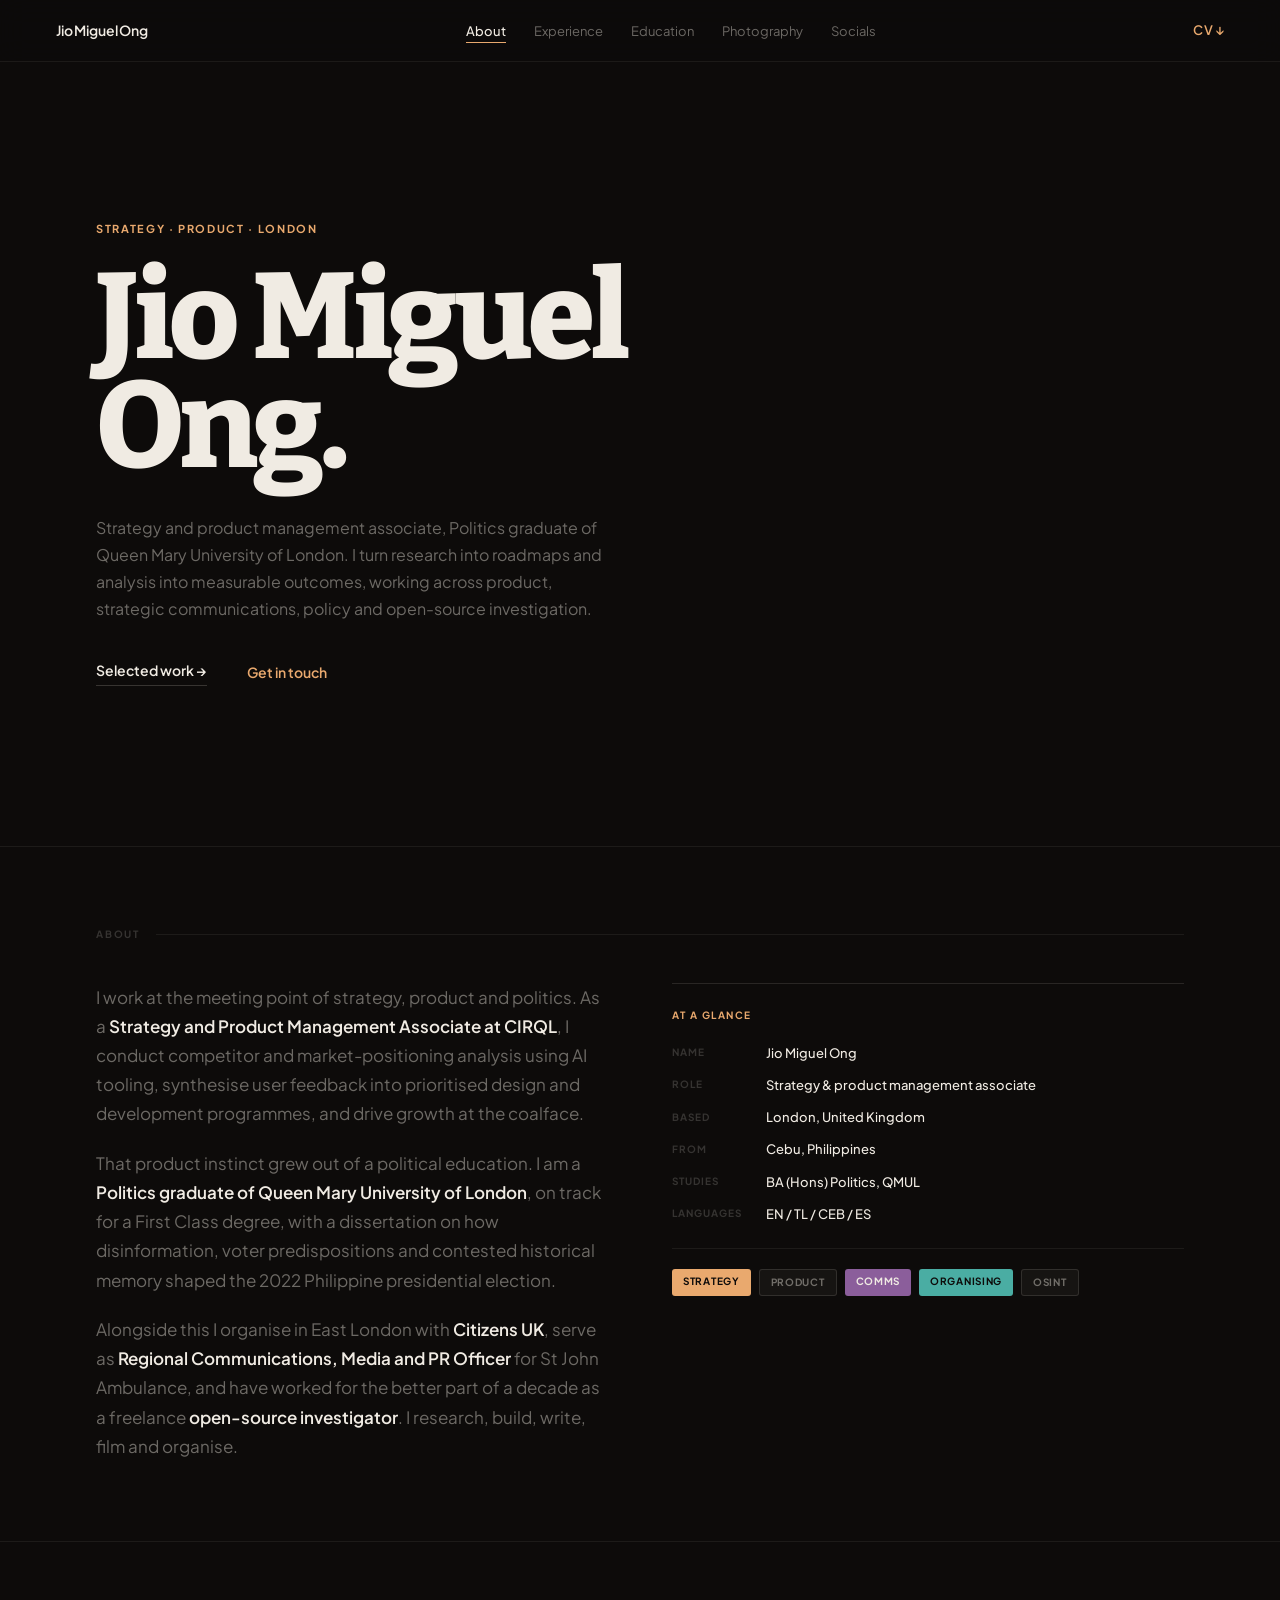
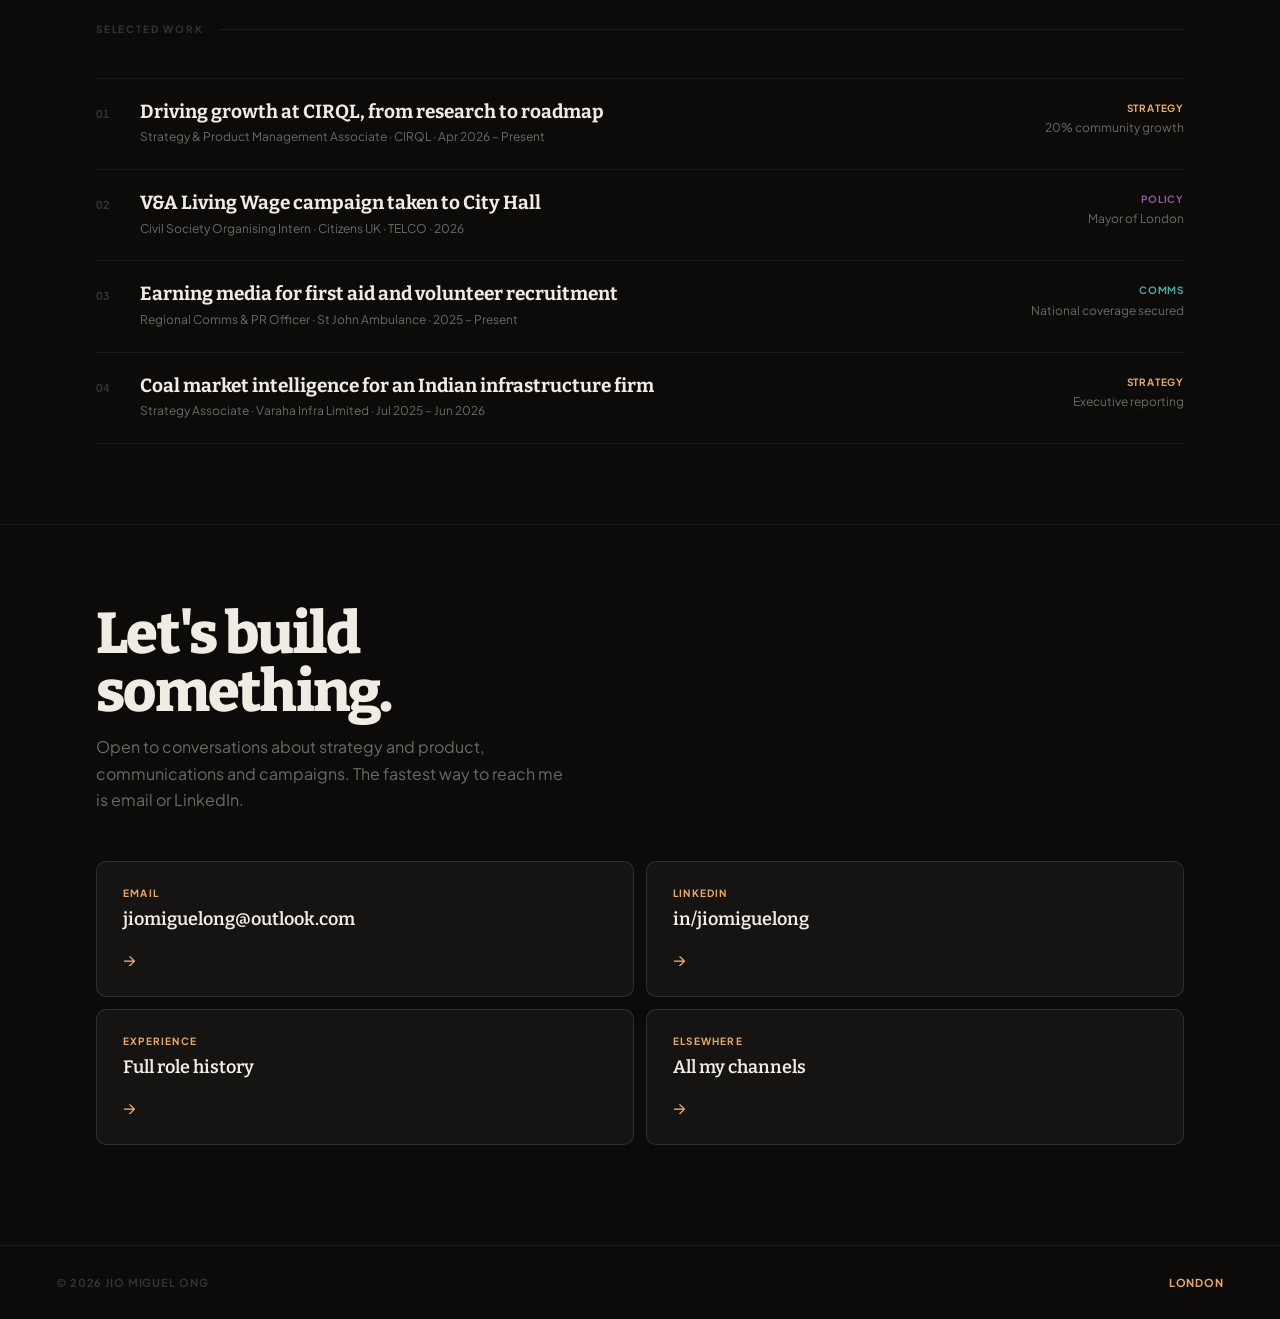
<file: index.html>
<!DOCTYPE html>
<html lang="en">
<head>
<meta charset="UTF-8">
<meta name="viewport" content="width=device-width, initial-scale=1.0">
<title>Jio Miguel Ong</title>
<meta name="description" content="Personal site of Jio Miguel Ong: strategy and product management associate, Politics graduate of Queen Mary University of London, strategic communications professional, community organiser and open-source investigator based in London.">
<meta name="theme-color" content="#0D0B0A">
<meta property="og:type" content="website">
<meta property="og:site_name" content="Jio Miguel Ong">
<meta property="og:url" content="https://jiomiguelong.uk/">
<meta property="og:title" content="Jio Miguel Ong — Strategy, Product &amp; Communications">
<meta property="og:description" content="Strategy and product management associate and Politics graduate of QMUL. Research into roadmaps, campaigns that hold power to account.">
<meta property="og:image" content="https://jiomiguelong.uk/og-image.png">
<meta name="twitter:card" content="summary_large_image">
<meta name="twitter:title" content="Jio Miguel Ong — Strategy, Product &amp; Communications">
<meta name="twitter:image" content="https://jiomiguelong.uk/og-image.png">
<link rel="icon" href="/assets/favicon.svg" type="image/svg+xml">
<link rel="apple-touch-icon" href="/assets/apple-touch-icon.png">
<link rel="canonical" href="https://jiomiguelong.uk/">
<link rel="preconnect" href="https://fonts.googleapis.com">
<link rel="preconnect" href="https://fonts.gstatic.com" crossorigin>
<link href="https://fonts.googleapis.com/css2?family=Bitter:ital,wght@0,700;0,800;1,400&family=Plus+Jakarta+Sans:wght@400;500;600;700&display=swap" rel="stylesheet">
<link rel="stylesheet" href="shared.css">
<style>
  /* ── HERO ── */
  .hero {
    min-height: 94vh;
    display: flex; flex-direction: column; justify-content: center;
    padding: 140px 56px 80px;
    max-width: 1200px; margin: 0 auto; width: 100%;
  }
  .hero h1 {
    font-family: 'Bitter', Georgia, serif;
    font-size: clamp(72px, 9.5vw, 132px);
    font-weight: 800; line-height: .9;
    letter-spacing: -.035em; color: var(--ink);
    margin-bottom: 32px;
  }
  .hero-bio {
    font-size: clamp(16px, 1.25vw, 18px);
    line-height: 1.7; color: var(--muted);
    max-width: 520px; margin-bottom: 38px;
  }
  .hero-cta { display: flex; gap: 40px; align-items: center; flex-wrap: wrap; }
  .cta-line {
    font-size: 14px; font-weight: 600; color: var(--ink);
    border-bottom: 1px solid var(--dim); padding-bottom: 3px;
    transition: border-color .2s;
  }
  .cta-line:hover { border-color: var(--ink); }
  .cta-amber { font-size: 14px; font-weight: 600; color: var(--amber); }
  .cta-amber:hover { opacity: .75; }

  /* ── ABOUT ── */
  .about-section { padding: 80px 56px; max-width: 1200px; margin: 0 auto; width: 100%; }
  .about-grid { display: grid; grid-template-columns: 1fr 1fr; gap: 64px; align-items: start; }
  .about-prose p { font-size: 17px; line-height: 1.72; color: var(--muted); margin-bottom: 20px; }
  .about-prose p:last-child { margin-bottom: 0; }
  .about-prose strong { color: var(--ink); font-weight: 600; }
  .about-aside {
    position: sticky; top: 80px;
    padding-top: 24px; border-top: 1px solid var(--border-mid);
  }
  .aside-title {
    font-size: 10px; font-weight: 700;
    text-transform: uppercase; letter-spacing: .14em;
    color: var(--amber); margin-bottom: 20px;
  }
  .aside-dl {
    display: grid; grid-template-columns: auto 1fr;
    gap: 12px 24px; font-size: 13px; margin-bottom: 24px;
  }
  .aside-dl dt {
    font-size: 10px; font-weight: 700;
    text-transform: uppercase; letter-spacing: .1em;
    color: var(--dim); align-self: center;
  }
  .aside-dl dd { font-weight: 500; color: var(--ink); }
  .skill-pills {
    display: flex; flex-wrap: wrap; gap: 8px;
    padding-top: 20px; border-top: 1px solid var(--border);
  }

  /* ── WORK ── */
  .work-section { padding: 80px 56px; max-width: 1200px; margin: 0 auto; width: 100%; }
  .work-item {
    border-top: 1px solid var(--border);
    padding: 22px 0;
    display: flex; gap: 22px; align-items: flex-start;
  }
  .work-item:last-child { border-bottom: 1px solid var(--border); }
  .work-num {
    font-size: 11px; font-weight: 700; color: var(--dim);
    font-variant-numeric: tabular-nums; min-width: 22px; padding-top: 4px;
  }
  .work-main { flex: 1; }
  .work-title {
    font-family: 'Bitter', Georgia, serif;
    font-size: 19px; font-weight: 700; line-height: 1.2;
    color: var(--ink); margin-bottom: 5px;
  }
  .work-org { font-size: 12px; color: var(--muted); }
  .work-right { text-align: right; flex-shrink: 0; min-width: 150px; }
  .work-tag {
    display: block; font-size: 10px; font-weight: 700;
    text-transform: uppercase; letter-spacing: .08em; margin-bottom: 3px;
  }
  .tag-amber { color: var(--amber); }
  .tag-plum  { color: var(--plum); }
  .tag-teal  { color: var(--teal); }
  .work-outcome { font-size: 12px; color: var(--muted); }

  /* ── CONTACT ── */
  .contact-section { padding: 80px 56px 100px; max-width: 1200px; margin: 0 auto; width: 100%; }
  .contact-heading {
    font-family: 'Bitter', Georgia, serif;
    font-size: clamp(38px, 4.5vw, 68px);
    font-weight: 800; line-height: 1.0;
    letter-spacing: -.03em; margin-bottom: 14px;
  }
  .contact-sub { font-size: 16px; color: var(--muted); max-width: 480px; margin-bottom: 48px; line-height: 1.65; }
  .contact-grid { display: grid; grid-template-columns: 1fr 1fr; gap: 12px; }
  .contact-card {
    display: flex; flex-direction: column; justify-content: space-between;
    background: var(--surface); border: 1px solid var(--border-mid);
    border-radius: 10px; padding: 24px 26px; min-height: 126px;
    transition: background .22s, border-color .22s, transform .22s;
  }
  .contact-card:hover {
    background: var(--surface-hov);
    border-color: rgba(237,177,131,.32);
    transform: translateY(-2px);
  }
  .contact-ch {
    font-size: 10px; font-weight: 700;
    text-transform: uppercase; letter-spacing: .12em;
    color: var(--amber); margin-bottom: 7px;
  }
  .contact-handle {
    font-family: 'Bitter', Georgia, serif;
    font-size: 18px; font-weight: 600; line-height: 1.2;
    word-break: break-word;
  }
  .contact-arrow { margin-top: 14px; font-size: 18px; color: var(--amber); transition: transform .2s; display: block; }
  .contact-card:hover .contact-arrow { transform: translateX(4px); }

  /* ── RESPONSIVE ── */
  @media (max-width: 900px) {
    .hero { padding: 110px 22px 64px; }
    .about-section, .work-section, .contact-section { padding-left: 22px; padding-right: 22px; }
    .about-grid { grid-template-columns: 1fr; gap: 40px; }
    .about-aside { position: static; }
    .work-item { flex-wrap: wrap; }
    .work-right { text-align: left; min-width: 0; }
    .contact-grid { grid-template-columns: 1fr; }
  }
</style>
</head>
<body>
<a href="#main" class="skip-link">Skip to main content</a>

<nav class="nav" aria-label="Main">
  <a href="/" class="nav-brand">Jio Miguel Ong</a>
  <ul>
    <li><a href="/" class="nav-link" aria-current="page">About</a></li>
    <li><a href="/experience" class="nav-link">Experience</a></li>
    <li><a href="/education" class="nav-link">Education</a></li>
    <li><a href="/photography" class="nav-link">Photography</a></li>
    <li><a href="/socials" class="nav-link">Socials</a></li>
  </ul>
  <a href="/assets/Jio-Miguel-Ong-CV.pdf" download class="nav-cv">CV ↓</a>
</nav>

<main id="main">

  <section class="hero" aria-label="Introduction">
    <p class="eyebrow">Strategy · Product · London</p>
    <h1>Jio Miguel<br>Ong.</h1>
    <p class="hero-bio">Strategy and product management associate, Politics graduate of Queen Mary University of London. I turn research into roadmaps and analysis into measurable outcomes, working across product, strategic communications, policy and open-source investigation.</p>
    <div class="hero-cta">
      <a href="#work" class="cta-line">Selected work →</a>
      <a href="#contact" class="cta-amber">Get in touch</a>
    </div>
  </section>

  <hr class="rule">

  <section id="about" class="about-section" aria-label="About">
    <div class="section-label">
      <span class="section-label-text">About</span>
      <div class="section-label-line"></div>
    </div>
    <div class="about-grid">
      <div class="about-prose">
        <p>I work at the meeting point of strategy, product and politics. As a <strong>Strategy and Product Management Associate at CIRQL</strong>, I conduct competitor and market-positioning analysis using AI tooling, synthesise user feedback into prioritised design and development programmes, and drive growth at the coalface.</p>
        <p>That product instinct grew out of a political education. I am a <strong>Politics graduate of Queen Mary University of London</strong>, on track for a First Class degree, with a dissertation on how disinformation, voter predispositions and contested historical memory shaped the 2022 Philippine presidential election.</p>
        <p>Alongside this I organise in East London with <strong>Citizens UK</strong>, serve as <strong>Regional Communications, Media and PR Officer</strong> for St John Ambulance, and have worked for the better part of a decade as a freelance <strong>open-source investigator</strong>. I research, build, write, film and organise.</p>
      </div>
      <aside class="about-aside">
        <div class="aside-title">At a glance</div>
        <dl class="aside-dl">
          <dt>Name</dt><dd>Jio Miguel Ong</dd>
          <dt>Role</dt><dd>Strategy &amp; product management associate</dd>
          <dt>Based</dt><dd>London, United Kingdom</dd>
          <dt>From</dt><dd>Cebu, Philippines</dd>
          <dt>Studies</dt><dd>BA (Hons) Politics, QMUL</dd>
          <dt>Languages</dt><dd>EN / TL / CEB / ES</dd>
        </dl>
        <div class="skill-pills">
          <span class="pill pill-amber">Strategy</span>
          <span class="pill pill-ghost">Product</span>
          <span class="pill pill-plum">Comms</span>
          <span class="pill pill-teal">Organising</span>
          <span class="pill pill-ghost">OSINT</span>
        </div>
      </aside>
    </div>
  </section>

  <hr class="rule">

  <section id="work" class="work-section" aria-label="Selected work">
    <div class="section-label">
      <span class="section-label-text">Selected Work</span>
      <div class="section-label-line"></div>
    </div>
    <div class="work-item">
      <span class="work-num">01</span>
      <div class="work-main">
        <div class="work-title">Driving growth at CIRQL, from research to roadmap</div>
        <div class="work-org">Strategy &amp; Product Management Associate · CIRQL · Apr 2026 – Present</div>
      </div>
      <div class="work-right">
        <span class="work-tag tag-amber">Strategy</span>
        <div class="work-outcome">20% community growth</div>
      </div>
    </div>
    <div class="work-item">
      <span class="work-num">02</span>
      <div class="work-main">
        <div class="work-title">V&amp;A Living Wage campaign taken to City Hall</div>
        <div class="work-org">Civil Society Organising Intern · Citizens UK · TELCO · 2026</div>
      </div>
      <div class="work-right">
        <span class="work-tag tag-plum">Policy</span>
        <div class="work-outcome">Mayor of London</div>
      </div>
    </div>
    <div class="work-item">
      <span class="work-num">03</span>
      <div class="work-main">
        <div class="work-title">Earning media for first aid and volunteer recruitment</div>
        <div class="work-org">Regional Comms &amp; PR Officer · St John Ambulance · 2025 – Present</div>
      </div>
      <div class="work-right">
        <span class="work-tag tag-teal">Comms</span>
        <div class="work-outcome">National coverage secured</div>
      </div>
    </div>
    <div class="work-item">
      <span class="work-num">04</span>
      <div class="work-main">
        <div class="work-title">Coal market intelligence for an Indian infrastructure firm</div>
        <div class="work-org">Strategy Associate · Varaha Infra Limited · Jul 2025 – Jun 2026</div>
      </div>
      <div class="work-right">
        <span class="work-tag tag-amber">Strategy</span>
        <div class="work-outcome">Executive reporting</div>
      </div>
    </div>
  </section>

  <hr class="rule">

  <section id="contact" class="contact-section" aria-label="Contact">
    <h2 class="contact-heading">Let's build<br>something.</h2>
    <p class="contact-sub">Open to conversations about strategy and product, communications and campaigns. The fastest way to reach me is email or LinkedIn.</p>
    <div class="contact-grid">
      <a href="mailto:jiomiguelong@outlook.com" class="contact-card">
        <div>
          <div class="contact-ch">Email</div>
          <div class="contact-handle">jiomiguelong@outlook.com</div>
        </div>
        <span class="contact-arrow">→</span>
      </a>
      <a href="https://www.linkedin.com/in/jiomiguelong" target="_blank" rel="noopener" class="contact-card">
        <div>
          <div class="contact-ch">LinkedIn</div>
          <div class="contact-handle">in/jiomiguelong</div>
        </div>
        <span class="contact-arrow">→</span>
      </a>
      <a href="/experience" class="contact-card">
        <div>
          <div class="contact-ch">Experience</div>
          <div class="contact-handle">Full role history</div>
        </div>
        <span class="contact-arrow">→</span>
      </a>
      <a href="/socials" class="contact-card">
        <div>
          <div class="contact-ch">Elsewhere</div>
          <div class="contact-handle">All my channels</div>
        </div>
        <span class="contact-arrow">→</span>
      </a>
    </div>
  </section>

</main>

<footer>
  <span>© 2026 Jio Miguel Ong</span>
  <span class="ft-amber">London</span>
</footer>

<script>
(function () {
  if (!('IntersectionObserver' in window)) return;
  if (window.matchMedia('(prefers-reduced-motion: reduce)').matches) return;
  var s = document.createElement('style');
  s.textContent = '.rev{opacity:0;transform:translateY(18px);transition:opacity .6s ease,transform .6s ease}.rev.in{opacity:1;transform:none}';
  document.head.appendChild(s);
  var io = new IntersectionObserver(function (e) {
    e.forEach(function (x) { if (x.isIntersecting) { x.target.classList.add('in'); io.unobserve(x.target); } });
  }, { threshold: 0.08 });
  document.querySelectorAll('.work-item, .contact-card, .about-grid').forEach(function (el) {
    el.classList.add('rev'); io.observe(el);
  });
})();
</script>
</body>
</html>
</file>
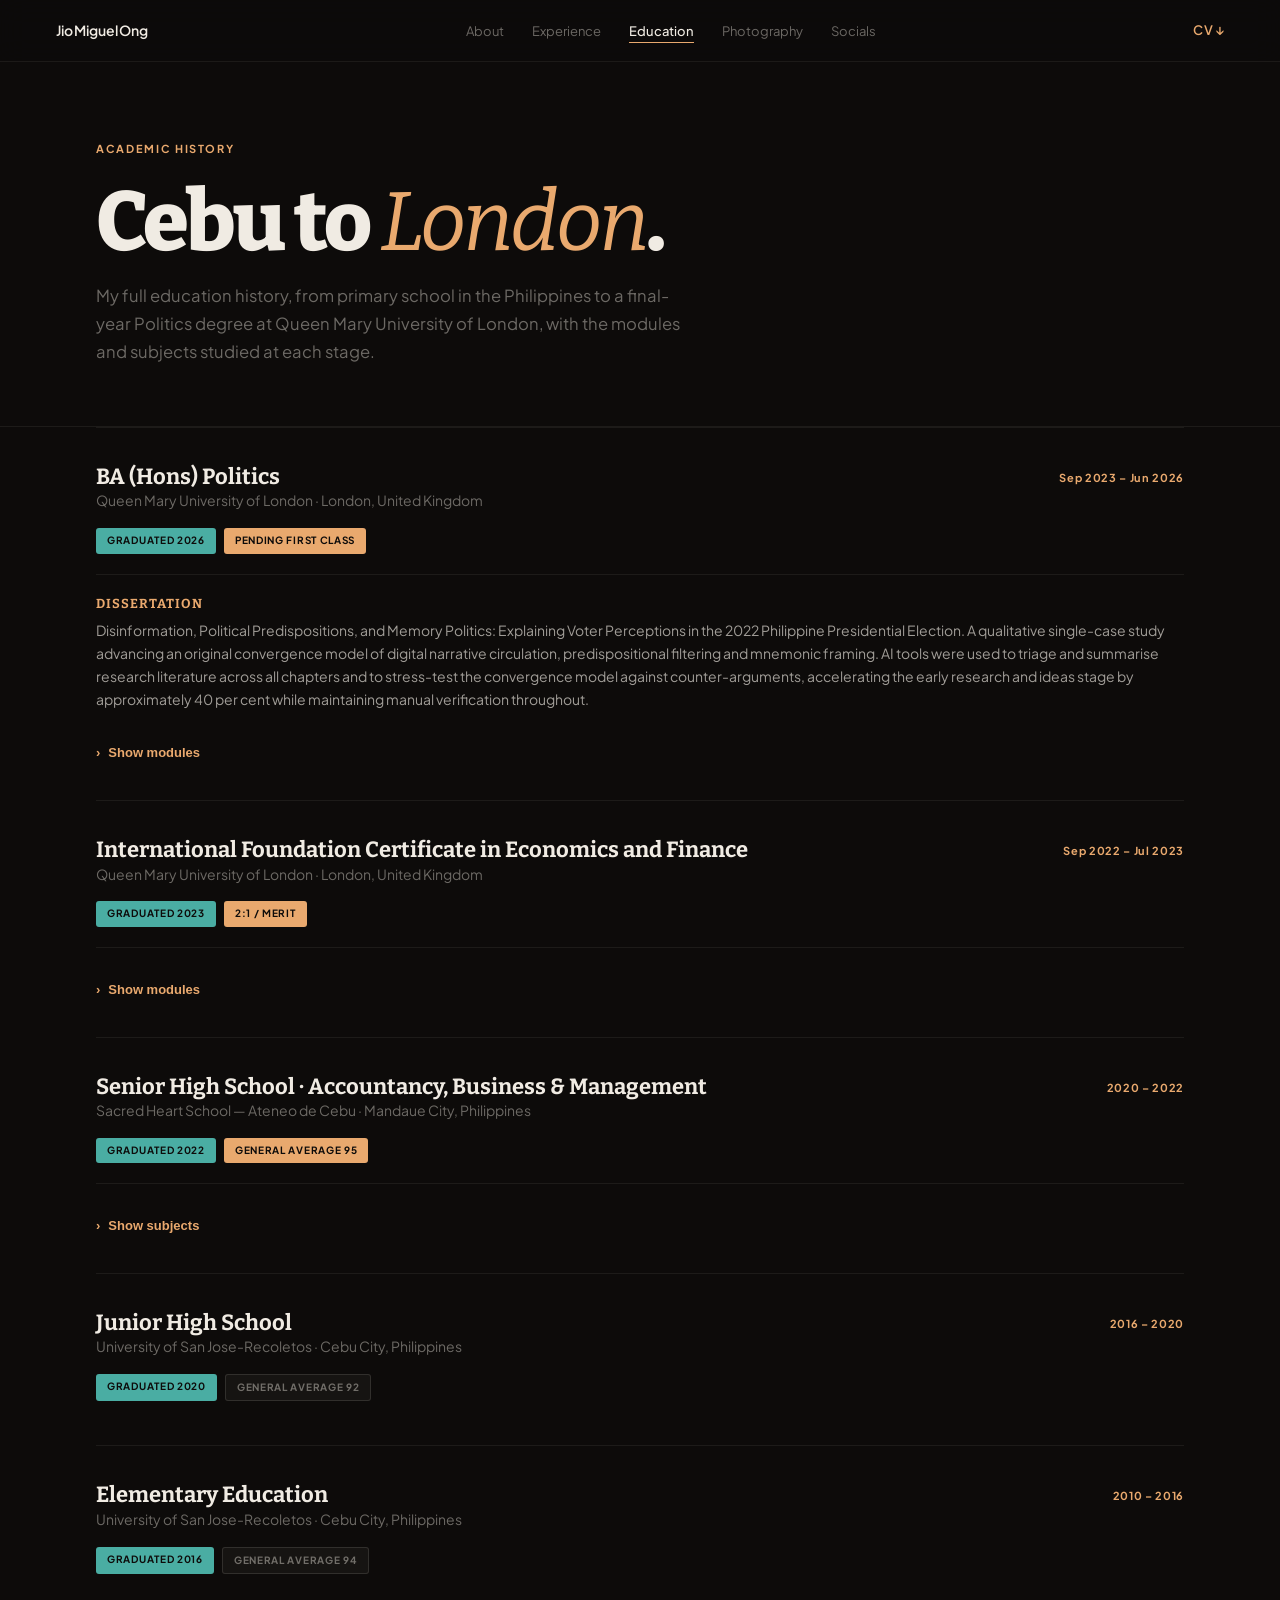
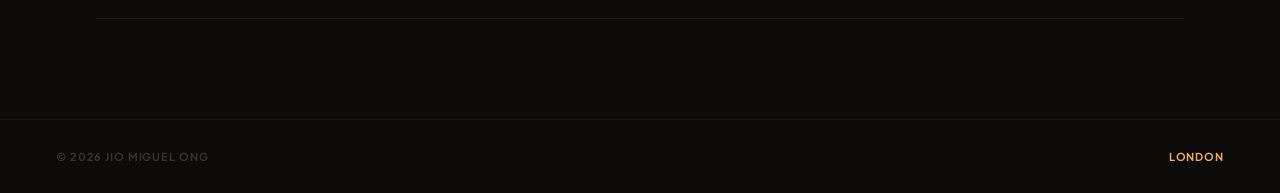
<file: education.html>
<!DOCTYPE html>
<html lang="en">
<head>
<meta charset="UTF-8">
<meta name="viewport" content="width=device-width, initial-scale=1.0">
<title>Education — Jio Miguel Ong</title>
<meta name="description" content="Education of Jio Miguel Ong: BA (Hons) Politics at Queen Mary University of London, with full academic history and module list.">
<meta name="theme-color" content="#0D0B0A">
<meta property="og:title" content="Education — Jio Miguel Ong">
<meta property="og:description" content="BA (Hons) Politics at QMUL, with full academic history from Cebu to London.">
<meta property="og:image" content="https://jiomiguelong.uk/og-image.png">
<link rel="icon" href="/assets/favicon.svg" type="image/svg+xml">
<link rel="apple-touch-icon" href="/assets/apple-touch-icon.png">
<link rel="canonical" href="https://jiomiguelong.uk/education">
<link rel="preconnect" href="https://fonts.googleapis.com">
<link rel="preconnect" href="https://fonts.gstatic.com" crossorigin>
<link href="https://fonts.googleapis.com/css2?family=Bitter:ital,wght@0,700;0,800;1,400&family=Plus+Jakarta+Sans:wght@400;500;600;700&display=swap" rel="stylesheet">
<link rel="stylesheet" href="shared.css">
<style>
  .page-header {
    padding: 140px 56px 60px;
    max-width: 1200px; margin: 0 auto; width: 100%;
  }
  .page-header h1 {
    font-family: 'Bitter', Georgia, serif;
    font-size: clamp(44px, 6.5vw, 88px);
    font-weight: 800; line-height: .95;
    letter-spacing: -.035em; margin-bottom: 20px;
  }
  .page-header h1 em { font-style: italic; font-weight: 400; color: var(--amber); }
  .page-header .lede {
    font-size: clamp(16px, 1.3vw, 18px);
    color: var(--muted); max-width: 600px; line-height: 1.68;
  }

  .edu-list { max-width: 1200px; margin: 0 auto; padding: 0 56px 100px; width: 100%; display: flex; flex-direction: column; gap: 0; }

  .edu-entry {
    padding: 36px 0;
    border-bottom: 1px solid var(--border);
  }
  .edu-entry:first-child { border-top: 1px solid var(--border); }
  .edu-top {
    display: grid;
    grid-template-columns: 1fr auto;
    gap: 20px; align-items: start;
    margin-bottom: 8px;
  }
  .edu-degree {
    font-family: 'Bitter', Georgia, serif;
    font-size: 22px; font-weight: 700; line-height: 1.2;
  }
  .edu-when {
    font-size: 11px; font-weight: 700;
    color: var(--amber); letter-spacing: .06em;
    white-space: nowrap; padding-top: 5px;
  }
  .edu-institution { font-size: 14px; color: var(--muted); margin-bottom: 16px; }
  .edu-badges { display: flex; flex-wrap: wrap; gap: 8px; margin-bottom: 0; }

  .edu-details {
    margin-top: 20px; padding-top: 18px;
    border-top: 1px solid var(--border);
  }
  .edu-dissertation {
    font-size: 14px; line-height: 1.65;
    color: rgba(240,235,227,.65);
    margin-bottom: 18px;
  }
  .edu-dissertation strong {
    display: block; margin-bottom: 5px;
    font-family: 'Bitter', Georgia, serif;
    font-size: 13px; font-weight: 700;
    text-transform: uppercase; letter-spacing: .08em;
    color: var(--amber);
  }
  .modules-label {
    font-size: 10px; font-weight: 700;
    text-transform: uppercase; letter-spacing: .14em;
    color: var(--dim); margin: 16px 0 10px;
  }
  .modules-label:first-child { margin-top: 0; }
  .chips { display: flex; flex-wrap: wrap; gap: 8px; }
  .chip {
    font-size: 12px; padding: 6px 12px;
    border-radius: 4px;
    background: var(--surface);
    border: 1px solid var(--border-mid);
    color: rgba(240,235,227,.8);
    line-height: 1.3;
  }

  /* Toggle accordion for modules */
  .details-toggle {
    display: inline-flex; align-items: center; gap: 8px;
    font-size: 13px; font-weight: 600; color: var(--amber);
    background: none; border: none; cursor: pointer;
    padding: 0; margin-top: 16px;
    transition: opacity .2s;
  }
  .details-toggle:hover { opacity: .75; }
  .details-toggle .arrow { transition: transform .25s; display: inline-block; }
  .details-toggle[aria-expanded="true"] .arrow { transform: rotate(90deg); }
  .modules-body { display: none; margin-top: 16px; }
  .modules-body.open { display: block; }

  @media (max-width: 900px) {
    .page-header { padding: 110px 22px 48px; }
    .edu-list { padding: 0 22px 80px; }
    .edu-top { grid-template-columns: 1fr; gap: 6px; }
  }
</style>
</head>
<body>
<a href="#main" class="skip-link">Skip to main content</a>

<nav class="nav" aria-label="Main">
  <a href="/" class="nav-brand">Jio Miguel Ong</a>
  <ul>
    <li><a href="/" class="nav-link">About</a></li>
    <li><a href="/experience" class="nav-link">Experience</a></li>
    <li><a href="/education" class="nav-link" aria-current="page">Education</a></li>
    <li><a href="/photography" class="nav-link">Photography</a></li>
    <li><a href="/socials" class="nav-link">Socials</a></li>
  </ul>
  <a href="/assets/Jio-Miguel-Ong-CV.pdf" download class="nav-cv">CV ↓</a>
</nav>

<main id="main">

  <header class="page-header">
    <p class="eyebrow">Academic history</p>
    <h1>Cebu to <em>London</em>.</h1>
    <p class="lede">My full education history, from primary school in the Philippines to a final-year Politics degree at Queen Mary University of London, with the modules and subjects studied at each stage.</p>
  </header>

  <hr class="rule">

  <section class="edu-list" aria-label="Education history">

    <article class="edu-entry">
      <div class="edu-top">
        <div>
          <div class="edu-degree">BA (Hons) Politics</div>
          <div class="edu-institution">Queen Mary University of London · London, United Kingdom</div>
          <div class="edu-badges">
            <span class="pill pill-teal">Graduated 2026</span>
            <span class="pill pill-amber">Pending First Class</span>
          </div>
        </div>
        <span class="edu-when">Sep 2023 – Jun 2026</span>
      </div>
      <div class="edu-details">
        <div class="edu-dissertation">
          <strong>Dissertation</strong>
          Disinformation, Political Predispositions, and Memory Politics: Explaining Voter Perceptions in the 2022 Philippine Presidential Election. A qualitative single-case study advancing an original convergence model of digital narrative circulation, predispositional filtering and mnemonic framing. AI tools were used to triage and summarise research literature across all chapters and to stress-test the convergence model against counter-arguments, accelerating the early research and ideas stage by approximately 40 per cent while maintaining manual verification throughout.
        </div>
        <button class="details-toggle" aria-expanded="false" aria-controls="mods-qmul">
          <span class="arrow">›</span> Show modules
        </button>
        <div class="modules-body" id="mods-qmul">
          <div class="modules-label">Year One</div>
          <div class="chips">
            <span class="chip">Politics in Action</span>
            <span class="chip">Global Histories</span>
            <span class="chip">Political Analysis</span>
            <span class="chip">Introduction to International Relations</span>
            <span class="chip">Thinking Politically: Concepts, Theories and Ideologies</span>
          </div>
          <div class="modules-label">Year Two</div>
          <div class="chips">
            <span class="chip">Politics of International Law</span>
            <span class="chip">Modern Political Thought 1</span>
            <span class="chip">Modern Political Thought 2</span>
            <span class="chip">Quantitative Methods for Social Science Research</span>
            <span class="chip">International Relations Theory</span>
            <span class="chip">Comparative Politics</span>
          </div>
          <div class="modules-label">Year Three</div>
          <div class="chips">
            <span class="chip">Civil Society: Democracy, Activism and Social Change</span>
            <span class="chip">Migration and the Politics of Belonging</span>
            <span class="chip">The Politics of Southeast Asia</span>
            <span class="chip">Civil Society Internship</span>
            <span class="chip">Dissertation in Politics / International Relations</span>
          </div>
        </div>
      </div>
    </article>

    <article class="edu-entry">
      <div class="edu-top">
        <div>
          <div class="edu-degree">International Foundation Certificate in Economics and Finance</div>
          <div class="edu-institution">Queen Mary University of London · London, United Kingdom</div>
          <div class="edu-badges">
            <span class="pill pill-teal">Graduated 2023</span>
            <span class="pill pill-amber">2:1 / Merit</span>
          </div>
        </div>
        <span class="edu-when">Sep 2022 – Jul 2023</span>
      </div>
      <div class="edu-details">
        <button class="details-toggle" aria-expanded="false" aria-controls="mods-ifc">
          <span class="arrow">›</span> Show modules
        </button>
        <div class="modules-body" id="mods-ifc">
          <div class="modules-label">Modules</div>
          <div class="chips">
            <span class="chip">English Language and Study Skills</span>
            <span class="chip">Pure Mathematics for Economics</span>
            <span class="chip">Statistics for Economics</span>
            <span class="chip">Microeconomics</span>
            <span class="chip">Macroeconomics</span>
            <span class="chip">Introduction to Business and Management</span>
            <span class="chip">Management</span>
            <span class="chip">Independent Study Project</span>
          </div>
        </div>
      </div>
    </article>

    <article class="edu-entry">
      <div class="edu-top">
        <div>
          <div class="edu-degree">Senior High School · Accountancy, Business &amp; Management</div>
          <div class="edu-institution">Sacred Heart School — Ateneo de Cebu · Mandaue City, Philippines</div>
          <div class="edu-badges">
            <span class="pill pill-teal">Graduated 2022</span>
            <span class="pill pill-amber">General Average 95</span>
          </div>
        </div>
        <span class="edu-when">2020 – 2022</span>
      </div>
      <div class="edu-details">
        <button class="details-toggle" aria-expanded="false" aria-controls="mods-shs">
          <span class="arrow">›</span> Show subjects
        </button>
        <div class="modules-body" id="mods-shs">
          <div class="modules-label">Specialised (ABM)</div>
          <div class="chips">
            <span class="chip">Fundamentals of Accountancy, Business and Management 1 &amp; 2</span>
            <span class="chip">Organisation and Management</span>
            <span class="chip">Applied Economics</span>
            <span class="chip">Business Mathematics</span>
            <span class="chip">Business Finance</span>
            <span class="chip">Principles of Marketing</span>
            <span class="chip">Business Chinese</span>
          </div>
          <div class="modules-label">Core &amp; Applied</div>
          <div class="chips">
            <span class="chip">Practical Research 1 &amp; 2</span>
            <span class="chip">English for Academic and Professional Purposes</span>
            <span class="chip">Empowerment Technologies (ICT)</span>
            <span class="chip">Entrepreneurship</span>
            <span class="chip">Statistics and Probability</span>
            <span class="chip">Media and Information Literacy</span>
          </div>
        </div>
      </div>
    </article>

    <article class="edu-entry">
      <div class="edu-top">
        <div>
          <div class="edu-degree">Junior High School</div>
          <div class="edu-institution">University of San Jose-Recoletos · Cebu City, Philippines</div>
          <div class="edu-badges">
            <span class="pill pill-teal">Graduated 2020</span>
            <span class="pill pill-ghost">General Average 92</span>
          </div>
        </div>
        <span class="edu-when">2016 – 2020</span>
      </div>
    </article>

    <article class="edu-entry">
      <div class="edu-top">
        <div>
          <div class="edu-degree">Elementary Education</div>
          <div class="edu-institution">University of San Jose-Recoletos · Cebu City, Philippines</div>
          <div class="edu-badges">
            <span class="pill pill-teal">Graduated 2016</span>
            <span class="pill pill-ghost">General Average 94</span>
          </div>
        </div>
        <span class="edu-when">2010 – 2016</span>
      </div>
    </article>

  </section>
</main>

<footer>
  <span>© 2026 Jio Miguel Ong</span>
  <span class="ft-amber">London</span>
</footer>

<script>
document.querySelectorAll('.details-toggle').forEach(function(btn) {
  btn.addEventListener('click', function() {
    var expanded = btn.getAttribute('aria-expanded') === 'true';
    btn.setAttribute('aria-expanded', String(!expanded));
    var target = document.getElementById(btn.getAttribute('aria-controls'));
    if (target) target.classList.toggle('open', !expanded);
    btn.lastChild.textContent = !expanded ? ' Hide modules' : ' Show modules';
  });
});
</script>
</body>
</html>
</file>
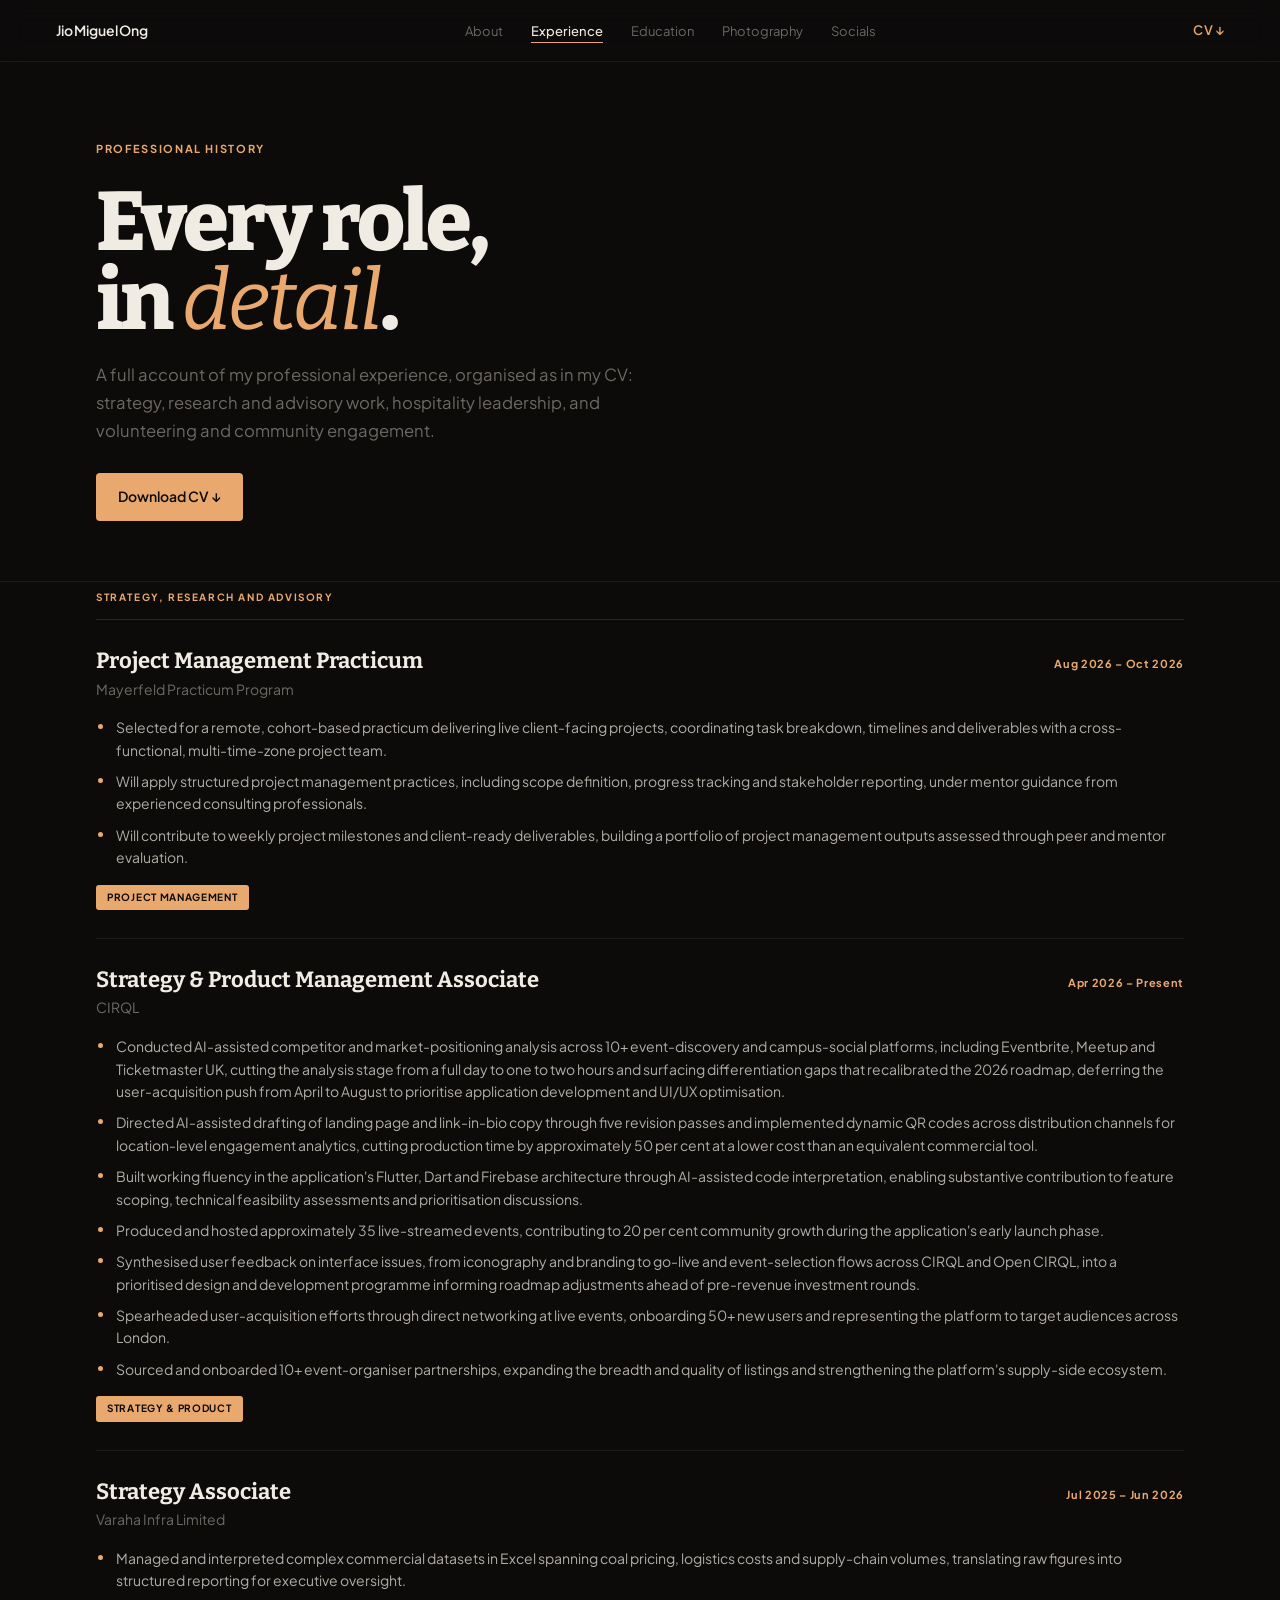
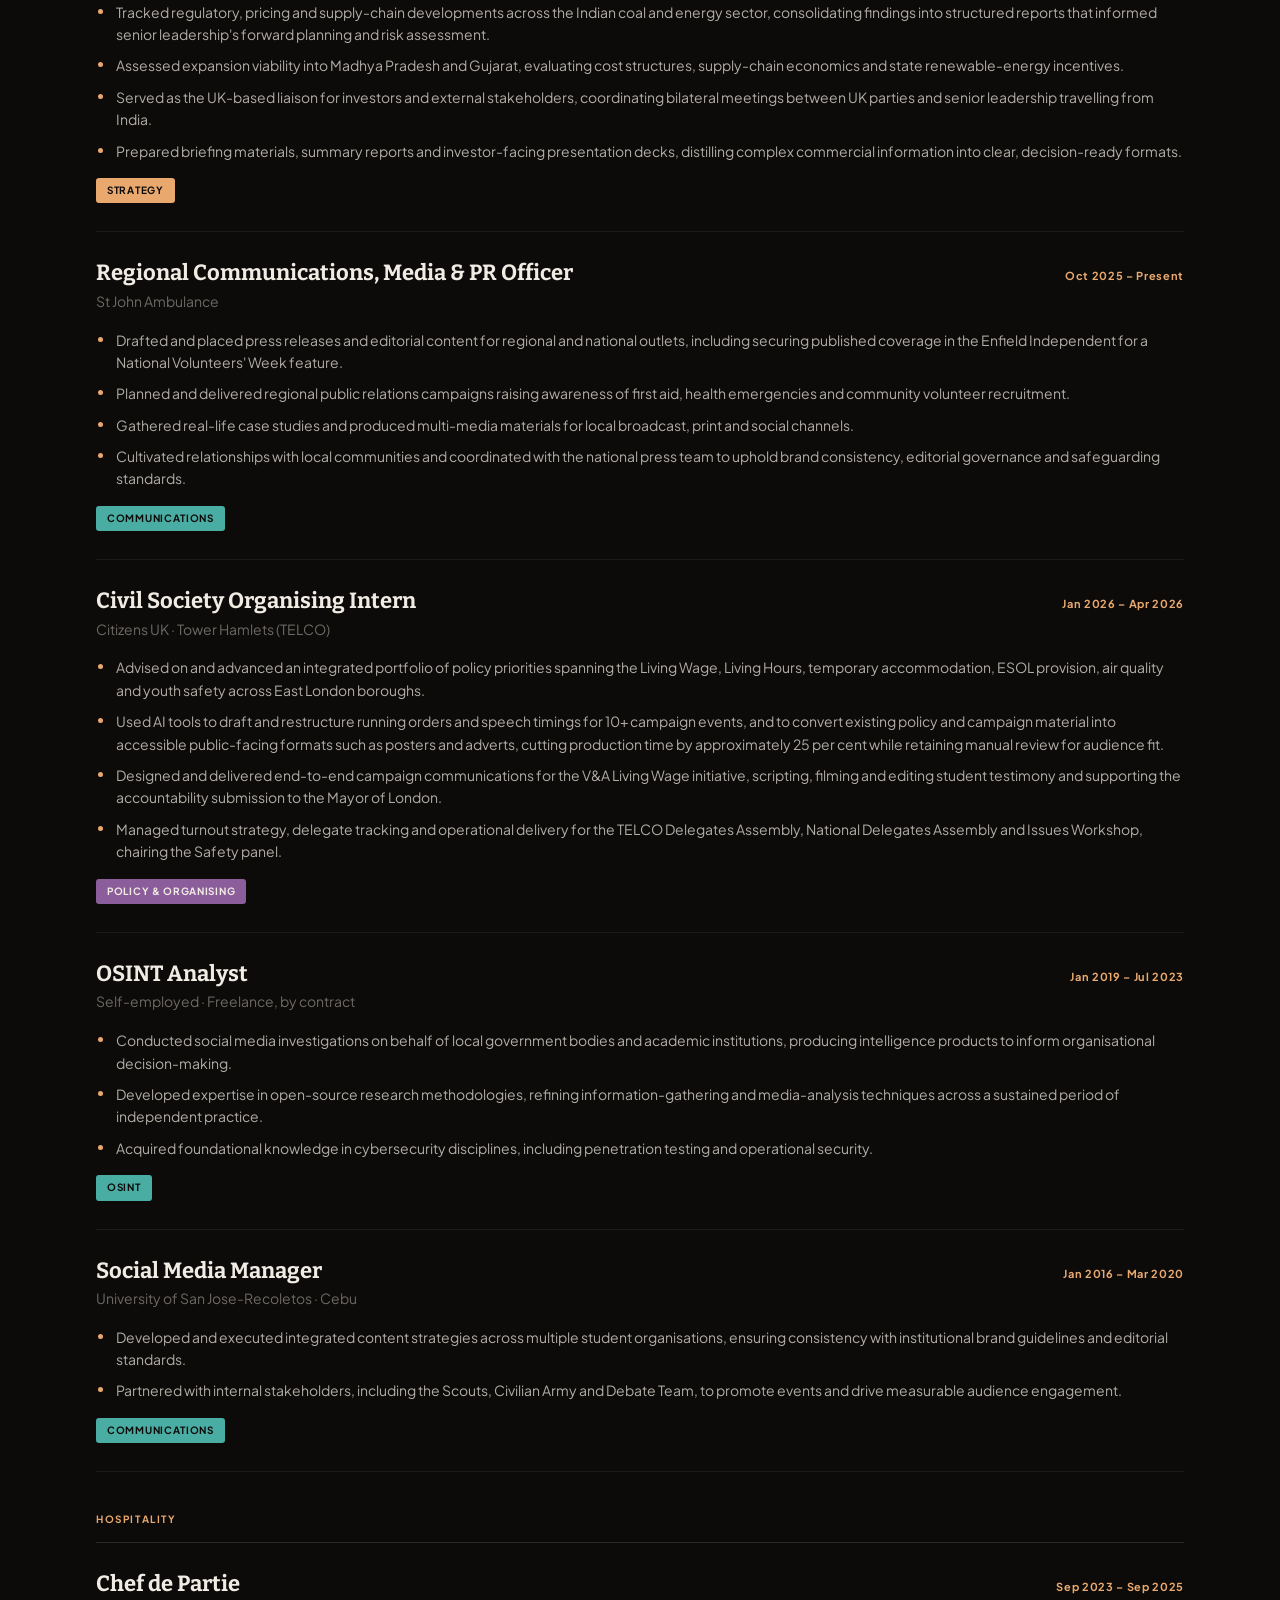
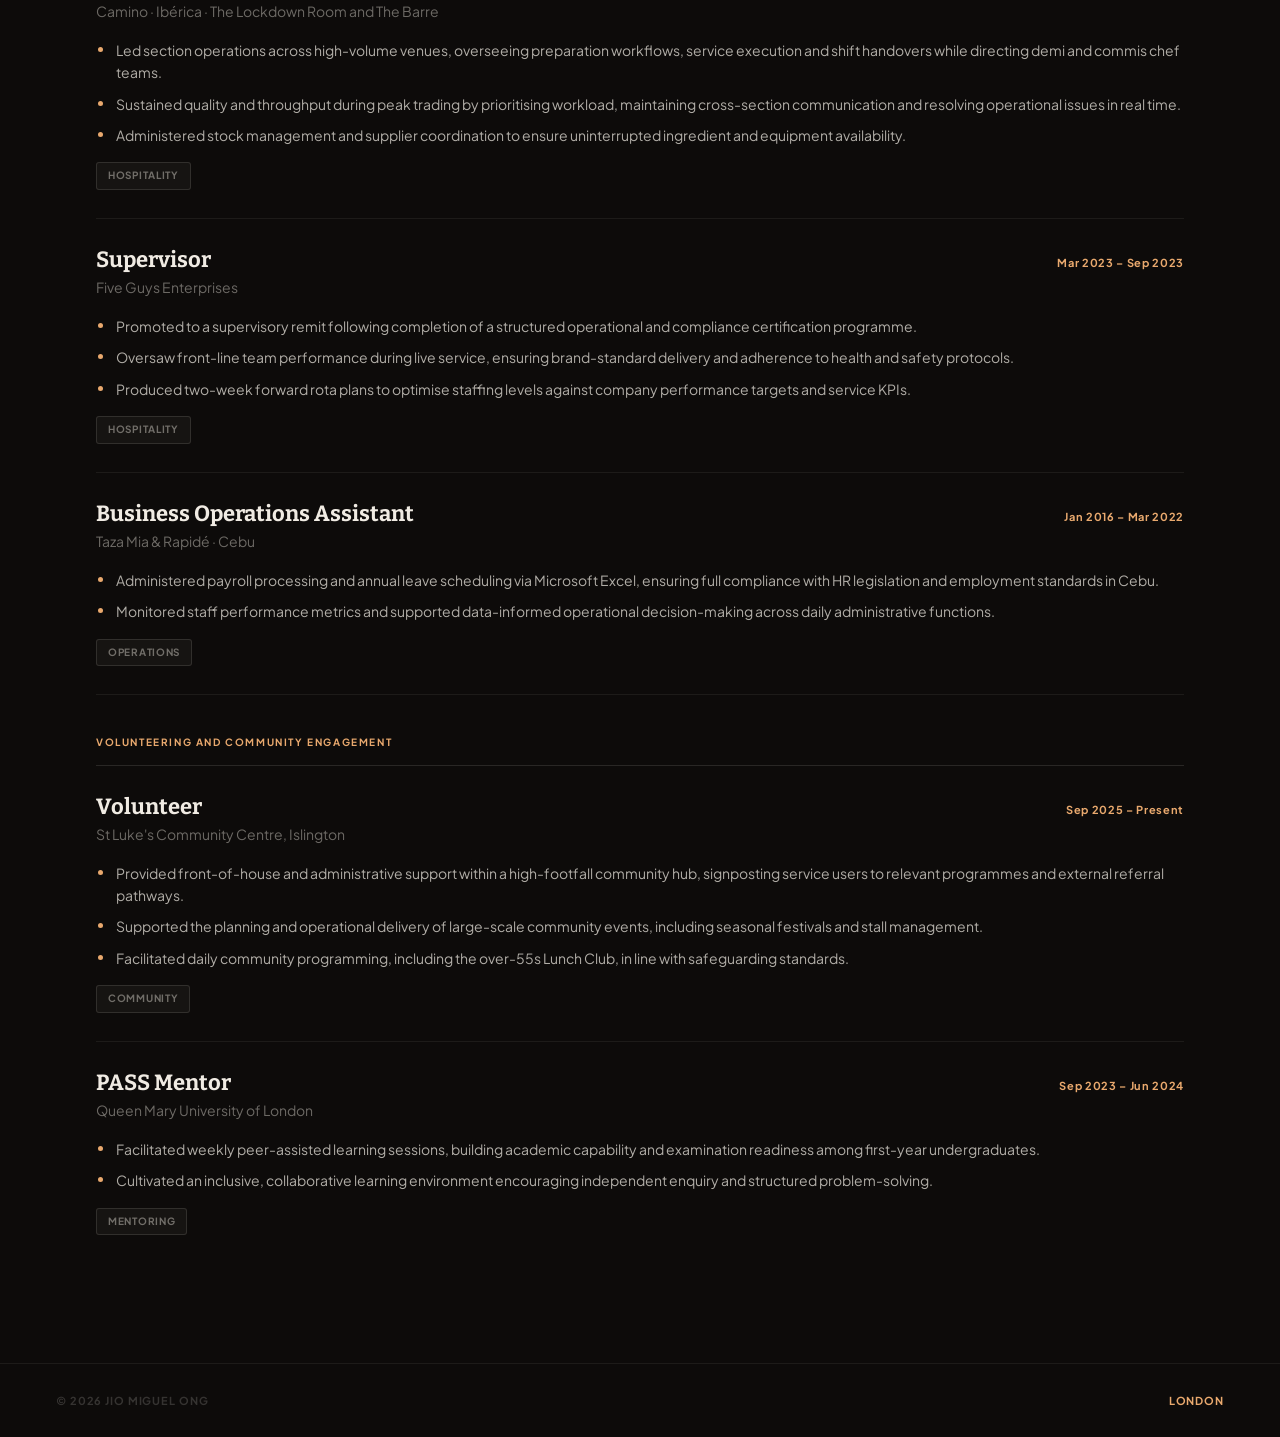
<file: experience.html>
<!DOCTYPE html>
<html lang="en">
<head>
<meta charset="UTF-8">
<meta name="viewport" content="width=device-width, initial-scale=1.0">
<title>Experience — Jio Miguel Ong</title>
<meta name="description" content="Full professional experience of Jio Miguel Ong: strategy and product, communications, community organising, open-source research and hospitality leadership.">
<meta name="theme-color" content="#0D0B0A">
<meta property="og:title" content="Experience — Jio Miguel Ong">
<meta property="og:description" content="Full professional experience: strategy and product, communications, community organising.">
<meta property="og:image" content="https://jiomiguelong.uk/og-image.png">
<link rel="icon" href="/assets/favicon.svg" type="image/svg+xml">
<link rel="apple-touch-icon" href="/assets/apple-touch-icon.png">
<link rel="canonical" href="https://jiomiguelong.uk/experience">
<link rel="preconnect" href="https://fonts.googleapis.com">
<link rel="preconnect" href="https://fonts.gstatic.com" crossorigin>
<link href="https://fonts.googleapis.com/css2?family=Bitter:ital,wght@0,700;0,800;1,400&family=Plus+Jakarta+Sans:wght@400;500;600;700&display=swap" rel="stylesheet">
<link rel="stylesheet" href="shared.css">
<style>
  .page-header {
    padding: 140px 56px 60px;
    max-width: 1200px; margin: 0 auto; width: 100%;
  }
  .page-header h1 {
    font-family: 'Bitter', Georgia, serif;
    font-size: clamp(44px, 6.5vw, 88px);
    font-weight: 800; line-height: .95;
    letter-spacing: -.035em; margin-bottom: 20px;
  }
  .page-header h1 em { font-style: italic; font-weight: 400; color: var(--amber); }
  .page-header .lede {
    font-size: clamp(16px, 1.3vw, 18px);
    color: var(--muted); max-width: 580px; line-height: 1.68;
    margin-bottom: 28px;
  }
  .cv-btn {
    display: inline-flex; align-items: center; gap: 10px;
    padding: 13px 22px;
    background: var(--amber); color: var(--bg);
    font-size: 14px; font-weight: 600;
    border-radius: 4px;
    transition: opacity .2s, transform .2s;
  }
  .cv-btn:hover { opacity: .85; transform: translateY(-1px); }

  .timeline { max-width: 1200px; margin: 0 auto; padding: 0 56px 100px; width: 100%; }

  .group-title {
    font-size: 10px; font-weight: 700;
    text-transform: uppercase; letter-spacing: .16em;
    color: var(--amber);
    padding: 40px 0 14px;
    border-bottom: 1px solid var(--border-mid);
    margin-bottom: 0;
  }
  .group-title:first-child { padding-top: 8px; }

  .entry {
    padding: 28px 0;
    border-bottom: 1px solid var(--border);
  }
  .entry:last-of-type { border-bottom: none; }
  .entry-top {
    display: flex; justify-content: space-between;
    align-items: baseline; gap: 20px; flex-wrap: wrap;
    margin-bottom: 4px;
  }
  .entry-role {
    font-family: 'Bitter', Georgia, serif;
    font-size: 22px; font-weight: 700; line-height: 1.2;
  }
  .entry-when {
    font-size: 11px; font-weight: 700;
    color: var(--amber); letter-spacing: .06em;
    white-space: nowrap; flex-shrink: 0;
  }
  .entry-org { font-size: 14px; color: var(--muted); margin-bottom: 16px; }
  .entry-bullets { display: flex; flex-direction: column; gap: 9px; }
  .entry-bullets li {
    position: relative; padding-left: 20px;
    font-size: 14px; line-height: 1.6;
    color: rgba(240,235,227,.72);
  }
  .entry-bullets li::before {
    content: '';
    position: absolute; left: 2px; top: 8px;
    width: 5px; height: 5px;
    border-radius: 50%; background: var(--amber);
  }
  .entry-tag { display: inline-block; margin-top: 16px; }

  @media (max-width: 900px) {
    .page-header { padding: 110px 22px 48px; }
    .timeline { padding: 0 22px 80px; }
    .entry-top { flex-direction: column; gap: 4px; }
  }
</style>
</head>
<body>
<a href="#main" class="skip-link">Skip to main content</a>

<nav class="nav" aria-label="Main">
  <a href="/" class="nav-brand">Jio Miguel Ong</a>
  <ul>
    <li><a href="/" class="nav-link">About</a></li>
    <li><a href="/experience" class="nav-link" aria-current="page">Experience</a></li>
    <li><a href="/education" class="nav-link">Education</a></li>
    <li><a href="/photography" class="nav-link">Photography</a></li>
    <li><a href="/socials" class="nav-link">Socials</a></li>
  </ul>
  <a href="/assets/Jio-Miguel-Ong-CV.pdf" download class="nav-cv">CV ↓</a>
</nav>

<main id="main">

  <header class="page-header">
    <p class="eyebrow">Professional history</p>
    <h1>Every role,<br>in <em>detail</em>.</h1>
    <p class="lede">A full account of my professional experience, organised as in my CV: strategy, research and advisory work, hospitality leadership, and volunteering and community engagement.</p>
    <a href="/assets/Jio-Miguel-Ong-CV.pdf" download="Jio-Miguel-Ong-CV.pdf" class="cv-btn">Download CV ↓</a>
  </header>

  <hr class="rule">

  <section class="timeline" aria-label="Experience timeline">

    <h2 class="group-title">Strategy, Research and Advisory</h2>

    <article class="entry">
      <div class="entry-top">
        <h3 class="entry-role">Project Management Practicum</h3>
        <span class="entry-when">Aug 2026 – Oct 2026</span>
      </div>
      <div class="entry-org">Mayerfeld Practicum Program</div>
      <ul class="entry-bullets">
        <li>Selected for a remote, cohort-based practicum delivering live client-facing projects, coordinating task breakdown, timelines and deliverables with a cross-functional, multi-time-zone project team.</li>
        <li>Will apply structured project management practices, including scope definition, progress tracking and stakeholder reporting, under mentor guidance from experienced consulting professionals.</li>
        <li>Will contribute to weekly project milestones and client-ready deliverables, building a portfolio of project management outputs assessed through peer and mentor evaluation.</li>
      </ul>
      <span class="pill pill-amber entry-tag">Project Management</span>
    </article>

    <article class="entry">
      <div class="entry-top">
        <h3 class="entry-role">Strategy &amp; Product Management Associate</h3>
        <span class="entry-when">Apr 2026 – Present</span>
      </div>
      <div class="entry-org">CIRQL</div>
      <ul class="entry-bullets">
        <li>Conducted AI-assisted competitor and market-positioning analysis across 10+ event-discovery and campus-social platforms, including Eventbrite, Meetup and Ticketmaster UK, cutting the analysis stage from a full day to one to two hours and surfacing differentiation gaps that recalibrated the 2026 roadmap, deferring the user-acquisition push from April to August to prioritise application development and UI/UX optimisation.</li>
        <li>Directed AI-assisted drafting of landing page and link-in-bio copy through five revision passes and implemented dynamic QR codes across distribution channels for location-level engagement analytics, cutting production time by approximately 50 per cent at a lower cost than an equivalent commercial tool.</li>
        <li>Built working fluency in the application's Flutter, Dart and Firebase architecture through AI-assisted code interpretation, enabling substantive contribution to feature scoping, technical feasibility assessments and prioritisation discussions.</li>
        <li>Produced and hosted approximately 35 live-streamed events, contributing to 20 per cent community growth during the application's early launch phase.</li>
        <li>Synthesised user feedback on interface issues, from iconography and branding to go-live and event-selection flows across CIRQL and Open CIRQL, into a prioritised design and development programme informing roadmap adjustments ahead of pre-revenue investment rounds.</li>
        <li>Spearheaded user-acquisition efforts through direct networking at live events, onboarding 50+ new users and representing the platform to target audiences across London.</li>
        <li>Sourced and onboarded 10+ event-organiser partnerships, expanding the breadth and quality of listings and strengthening the platform's supply-side ecosystem.</li>
      </ul>
      <span class="pill pill-amber entry-tag">Strategy &amp; Product</span>
    </article>

    <article class="entry">
      <div class="entry-top">
        <h3 class="entry-role">Strategy Associate</h3>
        <span class="entry-when">Jul 2025 – Jun 2026</span>
      </div>
      <div class="entry-org">Varaha Infra Limited</div>
      <ul class="entry-bullets">
        <li>Managed and interpreted complex commercial datasets in Excel spanning coal pricing, logistics costs and supply-chain volumes, translating raw figures into structured reporting for executive oversight.</li>
        <li>Tracked regulatory, pricing and supply-chain developments across the Indian coal and energy sector, consolidating findings into structured reports that informed senior leadership's forward planning and risk assessment.</li>
        <li>Assessed expansion viability into Madhya Pradesh and Gujarat, evaluating cost structures, supply-chain economics and state renewable-energy incentives.</li>
        <li>Served as the UK-based liaison for investors and external stakeholders, coordinating bilateral meetings between UK parties and senior leadership travelling from India.</li>
        <li>Prepared briefing materials, summary reports and investor-facing presentation decks, distilling complex commercial information into clear, decision-ready formats.</li>
      </ul>
      <span class="pill pill-amber entry-tag">Strategy</span>
    </article>

    <article class="entry">
      <div class="entry-top">
        <h3 class="entry-role">Regional Communications, Media &amp; PR Officer</h3>
        <span class="entry-when">Oct 2025 – Present</span>
      </div>
      <div class="entry-org">St John Ambulance</div>
      <ul class="entry-bullets">
        <li>Drafted and placed press releases and editorial content for regional and national outlets, including securing published coverage in the Enfield Independent for a National Volunteers' Week feature.</li>
        <li>Planned and delivered regional public relations campaigns raising awareness of first aid, health emergencies and community volunteer recruitment.</li>
        <li>Gathered real-life case studies and produced multi-media materials for local broadcast, print and social channels.</li>
        <li>Cultivated relationships with local communities and coordinated with the national press team to uphold brand consistency, editorial governance and safeguarding standards.</li>
      </ul>
      <span class="pill pill-teal entry-tag">Communications</span>
    </article>

    <article class="entry">
      <div class="entry-top">
        <h3 class="entry-role">Civil Society Organising Intern</h3>
        <span class="entry-when">Jan 2026 – Apr 2026</span>
      </div>
      <div class="entry-org">Citizens UK · Tower Hamlets (TELCO)</div>
      <ul class="entry-bullets">
        <li>Advised on and advanced an integrated portfolio of policy priorities spanning the Living Wage, Living Hours, temporary accommodation, ESOL provision, air quality and youth safety across East London boroughs.</li>
        <li>Used AI tools to draft and restructure running orders and speech timings for 10+ campaign events, and to convert existing policy and campaign material into accessible public-facing formats such as posters and adverts, cutting production time by approximately 25 per cent while retaining manual review for audience fit.</li>
        <li>Designed and delivered end-to-end campaign communications for the V&amp;A Living Wage initiative, scripting, filming and editing student testimony and supporting the accountability submission to the Mayor of London.</li>
        <li>Managed turnout strategy, delegate tracking and operational delivery for the TELCO Delegates Assembly, National Delegates Assembly and Issues Workshop, chairing the Safety panel.</li>
      </ul>
      <span class="pill pill-plum entry-tag">Policy &amp; Organising</span>
    </article>

    <article class="entry">
      <div class="entry-top">
        <h3 class="entry-role">OSINT Analyst</h3>
        <span class="entry-when">Jan 2019 – Jul 2023</span>
      </div>
      <div class="entry-org">Self-employed · Freelance, by contract</div>
      <ul class="entry-bullets">
        <li>Conducted social media investigations on behalf of local government bodies and academic institutions, producing intelligence products to inform organisational decision-making.</li>
        <li>Developed expertise in open-source research methodologies, refining information-gathering and media-analysis techniques across a sustained period of independent practice.</li>
        <li>Acquired foundational knowledge in cybersecurity disciplines, including penetration testing and operational security.</li>
      </ul>
      <span class="pill pill-teal entry-tag">OSINT</span>
    </article>

    <article class="entry">
      <div class="entry-top">
        <h3 class="entry-role">Social Media Manager</h3>
        <span class="entry-when">Jan 2016 – Mar 2020</span>
      </div>
      <div class="entry-org">University of San Jose-Recoletos · Cebu</div>
      <ul class="entry-bullets">
        <li>Developed and executed integrated content strategies across multiple student organisations, ensuring consistency with institutional brand guidelines and editorial standards.</li>
        <li>Partnered with internal stakeholders, including the Scouts, Civilian Army and Debate Team, to promote events and drive measurable audience engagement.</li>
      </ul>
      <span class="pill pill-teal entry-tag">Communications</span>
    </article>

    <h2 class="group-title">Hospitality</h2>

    <article class="entry">
      <div class="entry-top">
        <h3 class="entry-role">Chef de Partie</h3>
        <span class="entry-when">Sep 2023 – Sep 2025</span>
      </div>
      <div class="entry-org">Camino · Ibérica · The Lockdown Room and The Barre</div>
      <ul class="entry-bullets">
        <li>Led section operations across high-volume venues, overseeing preparation workflows, service execution and shift handovers while directing demi and commis chef teams.</li>
        <li>Sustained quality and throughput during peak trading by prioritising workload, maintaining cross-section communication and resolving operational issues in real time.</li>
        <li>Administered stock management and supplier coordination to ensure uninterrupted ingredient and equipment availability.</li>
      </ul>
      <span class="pill pill-ghost entry-tag">Hospitality</span>
    </article>

    <article class="entry">
      <div class="entry-top">
        <h3 class="entry-role">Supervisor</h3>
        <span class="entry-when">Mar 2023 – Sep 2023</span>
      </div>
      <div class="entry-org">Five Guys Enterprises</div>
      <ul class="entry-bullets">
        <li>Promoted to a supervisory remit following completion of a structured operational and compliance certification programme.</li>
        <li>Oversaw front-line team performance during live service, ensuring brand-standard delivery and adherence to health and safety protocols.</li>
        <li>Produced two-week forward rota plans to optimise staffing levels against company performance targets and service KPIs.</li>
      </ul>
      <span class="pill pill-ghost entry-tag">Hospitality</span>
    </article>

    <article class="entry">
      <div class="entry-top">
        <h3 class="entry-role">Business Operations Assistant</h3>
        <span class="entry-when">Jan 2016 – Mar 2022</span>
      </div>
      <div class="entry-org">Taza Mia &amp; Rapidé · Cebu</div>
      <ul class="entry-bullets">
        <li>Administered payroll processing and annual leave scheduling via Microsoft Excel, ensuring full compliance with HR legislation and employment standards in Cebu.</li>
        <li>Monitored staff performance metrics and supported data-informed operational decision-making across daily administrative functions.</li>
      </ul>
      <span class="pill pill-ghost entry-tag">Operations</span>
    </article>

    <h2 class="group-title">Volunteering and Community Engagement</h2>

    <article class="entry">
      <div class="entry-top">
        <h3 class="entry-role">Volunteer</h3>
        <span class="entry-when">Sep 2025 – Present</span>
      </div>
      <div class="entry-org">St Luke's Community Centre, Islington</div>
      <ul class="entry-bullets">
        <li>Provided front-of-house and administrative support within a high-footfall community hub, signposting service users to relevant programmes and external referral pathways.</li>
        <li>Supported the planning and operational delivery of large-scale community events, including seasonal festivals and stall management.</li>
        <li>Facilitated daily community programming, including the over-55s Lunch Club, in line with safeguarding standards.</li>
      </ul>
      <span class="pill pill-ghost entry-tag">Community</span>
    </article>

    <article class="entry">
      <div class="entry-top">
        <h3 class="entry-role">PASS Mentor</h3>
        <span class="entry-when">Sep 2023 – Jun 2024</span>
      </div>
      <div class="entry-org">Queen Mary University of London</div>
      <ul class="entry-bullets">
        <li>Facilitated weekly peer-assisted learning sessions, building academic capability and examination readiness among first-year undergraduates.</li>
        <li>Cultivated an inclusive, collaborative learning environment encouraging independent enquiry and structured problem-solving.</li>
      </ul>
      <span class="pill pill-ghost entry-tag">Mentoring</span>
    </article>

  </section>

</main>

<footer>
  <span>© 2026 Jio Miguel Ong</span>
  <span class="ft-amber">London</span>
</footer>
</body>
</html>
</file>
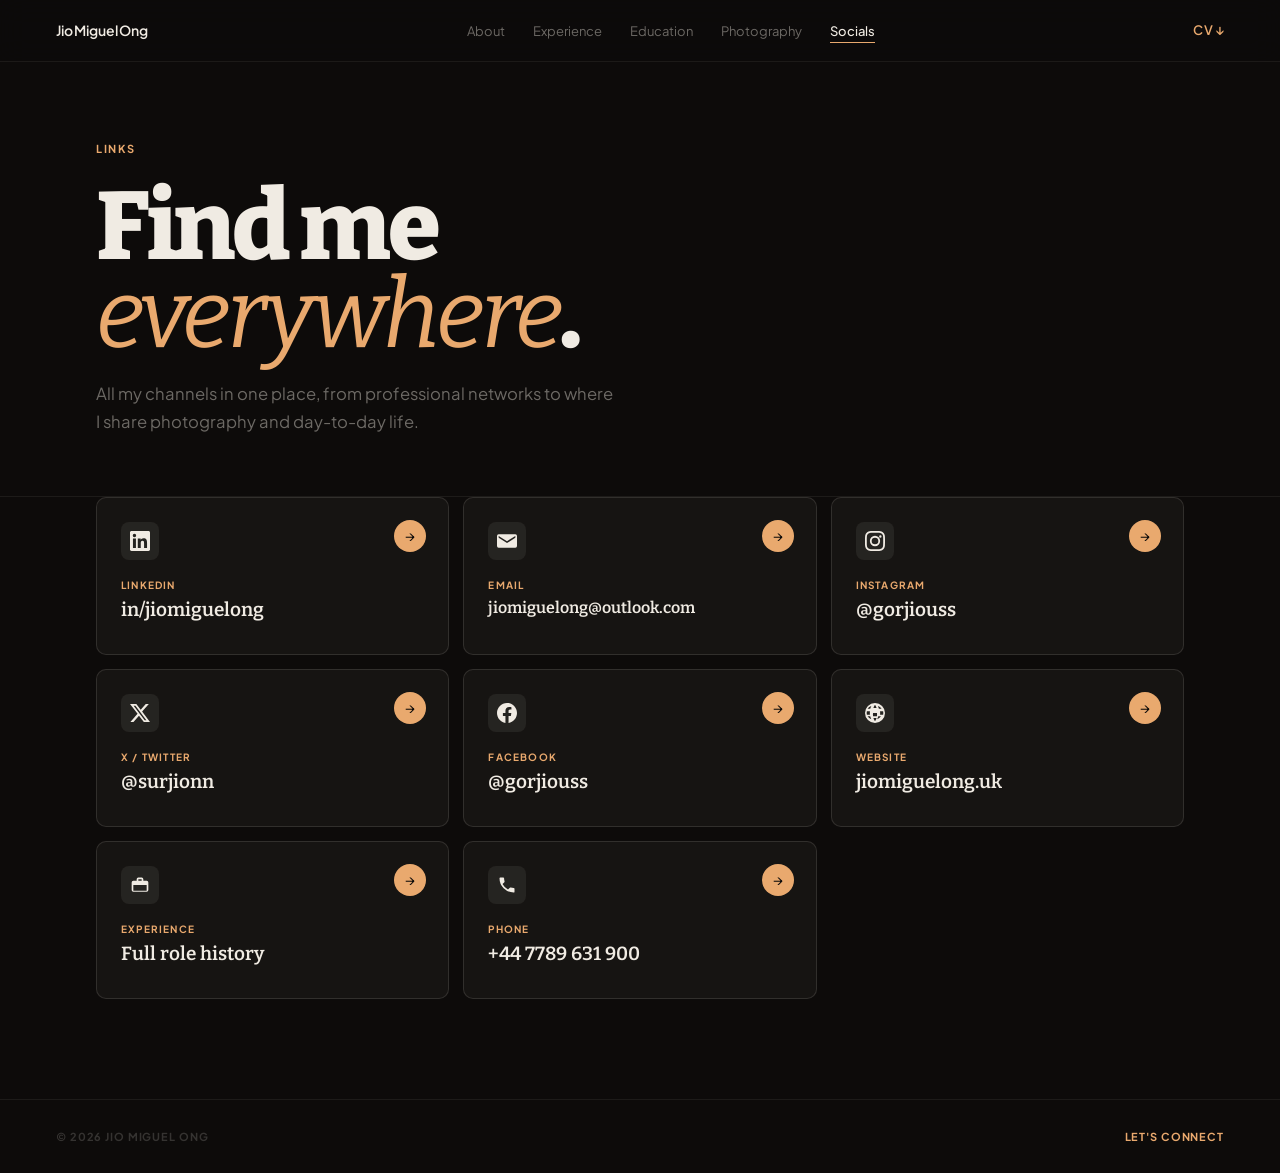
<file: socials.html>
<!DOCTYPE html>
<html lang="en">
<head>
<meta charset="UTF-8">
<meta name="viewport" content="width=device-width, initial-scale=1.0">
<title>Socials — Jio Miguel Ong</title>
<meta name="description" content="Connect with Jio Miguel Ong across LinkedIn, Instagram, X, Facebook and more.">
<meta name="theme-color" content="#0D0B0A">
<meta property="og:title" content="Socials — Jio Miguel Ong">
<meta property="og:description" content="Connect with Jio Miguel Ong across LinkedIn, Instagram, X, Facebook and more.">
<meta property="og:image" content="https://jiomiguelong.uk/og-image.png">
<link rel="icon" href="/assets/favicon.svg" type="image/svg+xml">
<link rel="apple-touch-icon" href="/assets/apple-touch-icon.png">
<link rel="canonical" href="https://jiomiguelong.uk/socials">
<link rel="preconnect" href="https://fonts.googleapis.com">
<link rel="preconnect" href="https://fonts.gstatic.com" crossorigin>
<link href="https://fonts.googleapis.com/css2?family=Bitter:ital,wght@0,700;0,800;1,400&family=Plus+Jakarta+Sans:wght@400;500;600;700&display=swap" rel="stylesheet">
<link rel="stylesheet" href="shared.css">
<style>
  .page-header {
    padding: 140px 56px 60px;
    max-width: 1200px; margin: 0 auto; width: 100%;
  }
  .page-header h1 {
    font-family: 'Bitter', Georgia, serif;
    font-size: clamp(48px, 7.5vw, 100px);
    font-weight: 800; line-height: .92;
    letter-spacing: -.035em; margin-bottom: 20px;
  }
  .page-header h1 em { font-style: italic; font-weight: 400; color: var(--amber); }
  .page-header .lede {
    font-size: clamp(16px, 1.3vw, 18px);
    color: var(--muted); max-width: 520px; line-height: 1.68;
  }

  .socials-grid {
    max-width: 1200px; margin: 0 auto;
    padding: 0 56px 100px; width: 100%;
    display: grid;
    grid-template-columns: repeat(auto-fill, minmax(272px, 1fr));
    gap: 14px;
  }
  .social-card {
    background: var(--surface);
    border: 1px solid var(--border-mid);
    border-radius: 10px;
    padding: 24px 24px 22px;
    display: flex; flex-direction: column; justify-content: space-between;
    min-height: 158px;
    position: relative; overflow: hidden;
    transition: background .22s, border-color .22s, transform .22s;
  }
  .social-card:hover {
    background: var(--surface-hov);
    border-color: rgba(237,177,131,.32);
    transform: translateY(-2px);
  }
  .social-icon {
    width: 38px; height: 38px;
    display: flex; align-items: center; justify-content: center;
    border-radius: 8px;
    background: rgba(240,235,227,.07);
    margin-bottom: 18px;
    transition: background .22s;
  }
  .social-icon svg { width: 20px; height: 20px; fill: var(--ink); }
  .social-card:hover .social-icon { background: rgba(237,177,131,.18); }
  .social-ch {
    font-size: 10px; font-weight: 700;
    text-transform: uppercase; letter-spacing: .12em;
    color: var(--amber); margin-bottom: 6px;
  }
  .social-handle {
    font-family: 'Bitter', Georgia, serif;
    font-size: 19px; font-weight: 600; line-height: 1.15;
    word-break: break-word; overflow-wrap: anywhere;
  }
  .social-handle.small { font-size: 16px; }
  .social-go {
    position: absolute; top: 22px; right: 22px;
    width: 32px; height: 32px;
    border-radius: 50%; background: var(--amber);
    display: flex; align-items: center; justify-content: center;
    font-size: 14px; color: var(--bg);
    transition: transform .22s;
  }
  .social-card:hover .social-go { transform: rotate(-45deg); }

  @media (max-width: 900px) {
    .page-header { padding: 110px 22px 48px; }
    .socials-grid { padding: 0 22px 80px; }
  }
</style>
</head>
<body>
<a href="#main" class="skip-link">Skip to main content</a>

<nav class="nav" aria-label="Main">
  <a href="/" class="nav-brand">Jio Miguel Ong</a>
  <ul>
    <li><a href="/" class="nav-link">About</a></li>
    <li><a href="/experience" class="nav-link">Experience</a></li>
    <li><a href="/education" class="nav-link">Education</a></li>
    <li><a href="/photography" class="nav-link">Photography</a></li>
    <li><a href="/socials" class="nav-link" aria-current="page">Socials</a></li>
  </ul>
  <a href="/assets/Jio-Miguel-Ong-CV.pdf" download class="nav-cv">CV ↓</a>
</nav>

<main id="main">

  <header class="page-header">
    <p class="eyebrow">Links</p>
    <h1>Find me<br><em>everywhere</em>.</h1>
    <p class="lede">All my channels in one place, from professional networks to where I share photography and day-to-day life.</p>
  </header>

  <hr class="rule">

  <section class="socials-grid" aria-label="Social links">

    <a class="social-card" href="https://www.linkedin.com/in/jiomiguelong" target="_blank" rel="noopener">
      <div class="social-go">→</div>
      <div>
        <div class="social-icon">
          <svg viewBox="0 0 24 24" aria-hidden="true"><path d="M20.45 20.45h-3.56v-5.57c0-1.33-.02-3.04-1.85-3.04-1.85 0-2.13 1.45-2.13 2.94v5.67H9.35V9h3.42v1.56h.05c.48-.9 1.64-1.85 3.37-1.85 3.6 0 4.27 2.37 4.27 5.46v6.28zM5.34 7.43a2.07 2.07 0 1 1 0-4.14 2.07 2.07 0 0 1 0 4.14zM7.12 20.45H3.55V9h3.57v11.45zM22.22 0H1.77C.79 0 0 .77 0 1.73v20.54C0 23.22.79 24 1.77 24h20.45c.98 0 1.78-.78 1.78-1.73V1.73C24 .77 23.2 0 22.22 0z"/></svg>
        </div>
        <div class="social-ch">LinkedIn</div>
        <div class="social-handle">in/jiomiguelong</div>
      </div>
    </a>

    <a class="social-card" href="mailto:jiomiguelong@outlook.com">
      <div class="social-go">→</div>
      <div>
        <div class="social-icon">
          <svg viewBox="0 0 24 24" aria-hidden="true"><path d="M22 4H2a2 2 0 0 0-2 2v12a2 2 0 0 0 2 2h20a2 2 0 0 0 2-2V6a2 2 0 0 0-2-2zm0 4.24-10 6.25L2 8.24V6l10 6.25L22 6v2.24z"/></svg>
        </div>
        <div class="social-ch">Email</div>
        <div class="social-handle small">jiomiguelong@outlook.com</div>
      </div>
    </a>

    <a class="social-card" href="https://www.instagram.com/gorjiouss/" target="_blank" rel="noopener">
      <div class="social-go">→</div>
      <div>
        <div class="social-icon">
          <svg viewBox="0 0 24 24" aria-hidden="true"><path d="M12 2.16c3.2 0 3.58.01 4.85.07 1.17.05 1.8.25 2.23.41.56.22.96.48 1.38.9.42.42.68.82.9 1.38.16.42.36 1.06.41 2.23.06 1.27.07 1.65.07 4.85s-.01 3.58-.07 4.85c-.05 1.17-.25 1.8-.41 2.23-.22.56-.48.96-.9 1.38-.42.42-.82.68-1.38.9-.42.16-1.06.36-2.23.41-1.27.06-1.65.07-4.85.07s-3.58-.01-4.85-.07c-1.17-.05-1.8-.25-2.23-.41a3.7 3.7 0 0 1-1.38-.9 3.7 3.7 0 0 1-.9-1.38c-.16-.42-.36-1.06-.41-2.23C2.17 15.58 2.16 15.2 2.16 12s.01-3.58.07-4.85c.05-1.17.25-1.8.41-2.23.22-.56.48-.96.9-1.38.42-.42.82-.68 1.38-.9.42-.16 1.06-.36 2.23-.41C8.42 2.17 8.8 2.16 12 2.16zM12 0C8.74 0 8.33.01 7.05.07 5.78.13 4.9.33 4.14.63c-.79.31-1.46.72-2.12 1.38C1.36 2.67.95 3.34.63 4.14.33 4.9.13 5.78.07 7.05.01 8.33 0 8.74 0 12s.01 3.67.07 4.95c.06 1.27.26 2.15.56 2.91.31.8.72 1.47 1.38 2.13.66.66 1.33 1.07 2.12 1.38.76.3 1.64.5 2.91.56C8.33 23.99 8.74 24 12 24s3.67-.01 4.95-.07c1.27-.06 2.15-.26 2.91-.56.8-.31 1.47-.72 2.13-1.38.66-.66 1.07-1.33 1.38-2.13.3-.76.5-1.64.56-2.91.06-1.28.07-1.69.07-4.95s-.01-3.67-.07-4.95c-.06-1.27-.26-2.15-.56-2.91a5.9 5.9 0 0 0-1.38-2.12A5.9 5.9 0 0 0 19.86.63c-.76-.3-1.64-.5-2.91-.56C15.67.01 15.26 0 12 0zm0 5.84a6.16 6.16 0 1 0 0 12.32 6.16 6.16 0 0 0 0-12.32zM12 16a4 4 0 1 1 0-8 4 4 0 0 1 0 8zm6.41-10.85a1.44 1.44 0 1 0 0 2.88 1.44 1.44 0 0 0 0-2.88z"/></svg>
        </div>
        <div class="social-ch">Instagram</div>
        <div class="social-handle">@gorjiouss</div>
      </div>
    </a>

    <a class="social-card" href="https://x.com/surjionn" target="_blank" rel="noopener">
      <div class="social-go">→</div>
      <div>
        <div class="social-icon">
          <svg viewBox="0 0 24 24" aria-hidden="true"><path d="M18.9 1.15h3.68l-8.04 9.19L24 22.85h-7.41l-5.8-7.58-6.64 7.58H.46l8.6-9.83L0 1.15h7.6l5.24 6.93 6.06-6.93zm-1.29 19.5h2.04L6.49 3.24H4.3L17.61 20.65z"/></svg>
        </div>
        <div class="social-ch">X / Twitter</div>
        <div class="social-handle">@surjionn</div>
      </div>
    </a>

    <a class="social-card" href="https://www.facebook.com/gorjiouss/" target="_blank" rel="noopener">
      <div class="social-go">→</div>
      <div>
        <div class="social-icon">
          <svg viewBox="0 0 24 24" aria-hidden="true"><path d="M24 12.07C24 5.4 18.63 0 12 0S0 5.4 0 12.07c0 6.02 4.39 11.01 10.12 11.93v-8.44H7.08v-3.49h3.04V9.41c0-3.02 1.79-4.69 4.53-4.69 1.31 0 2.68.24 2.68.24v2.97h-1.51c-1.49 0-1.96.93-1.96 1.89v2.25h3.33l-.53 3.49h-2.8V24C19.61 23.08 24 18.09 24 12.07z"/></svg>
        </div>
        <div class="social-ch">Facebook</div>
        <div class="social-handle">@gorjiouss</div>
      </div>
    </a>

    <a class="social-card" href="https://jiomiguelong.uk" target="_blank" rel="noopener">
      <div class="social-go">→</div>
      <div>
        <div class="social-icon">
          <svg viewBox="0 0 24 24" aria-hidden="true"><path d="M12 0a12 12 0 1 0 0 24 12 12 0 0 0 0-24zm7.93 7h-3.2a15.6 15.6 0 0 0-1.32-3.42A8.03 8.03 0 0 1 19.93 7zM12 2.04c.83 1.2 1.48 2.53 1.91 3.96h-3.82c.43-1.43 1.08-2.76 1.91-3.96zM2.26 14a7.96 7.96 0 0 1 0-4h3.67a16.6 16.6 0 0 0 0 4H2.26zm.81 2h3.2c.34 1.22.79 2.38 1.32 3.42A8.03 8.03 0 0 1 3.07 16zm3.2-9h-3.2a8.03 8.03 0 0 1 4.52-3.42A15.6 15.6 0 0 0 6.27 7zM12 21.96c-.83-1.2-1.48-2.53-1.91-3.96h3.82c-.43 1.43-1.08 2.76-1.91 3.96zM14.34 16H9.66a14.4 14.4 0 0 1 0-4h4.68a14.4 14.4 0 0 1 0 4zm.27 3.42c.53-1.04.98-2.2 1.32-3.42h3.2a8.03 8.03 0 0 1-4.52 3.42zM18.07 14a16.6 16.6 0 0 0 0-4h3.67a7.96 7.96 0 0 1 0 4h-3.67z"/></svg>
        </div>
        <div class="social-ch">Website</div>
        <div class="social-handle">jiomiguelong.uk</div>
      </div>
    </a>

    <a class="social-card" href="/experience">
      <div class="social-go">→</div>
      <div>
        <div class="social-icon">
          <svg viewBox="0 0 24 24" aria-hidden="true"><path d="M20 7h-4V5a2 2 0 0 0-2-2h-4a2 2 0 0 0-2 2v2H4a2 2 0 0 0-2 2v9a2 2 0 0 0 2 2h16a2 2 0 0 0 2-2V9a2 2 0 0 0-2-2zM10 5h4v2h-4V5zm10 14H4v-7h16v7z"/></svg>
        </div>
        <div class="social-ch">Experience</div>
        <div class="social-handle">Full role history</div>
      </div>
    </a>

    <a class="social-card" href="tel:+447789631900">
      <div class="social-go">→</div>
      <div>
        <div class="social-icon">
          <svg viewBox="0 0 24 24" aria-hidden="true"><path d="M6.62 10.79a15.5 15.5 0 0 0 6.59 6.59l2.2-2.2a1 1 0 0 1 1.02-.24c1.12.37 2.33.57 3.57.57a1 1 0 0 1 1 1V20a1 1 0 0 1-1 1A17 17 0 0 1 3 4a1 1 0 0 1 1-1h3.5a1 1 0 0 1 1 1c0 1.24.2 2.45.57 3.57a1 1 0 0 1-.24 1.02l-2.2 2.2z"/></svg>
        </div>
        <div class="social-ch">Phone</div>
        <div class="social-handle">+44 7789 631 900</div>
      </div>
    </a>

  </section>

</main>

<footer>
  <span>© 2026 Jio Miguel Ong</span>
  <span class="ft-amber">Let's connect</span>
</footer>
</body>
</html>
</file>
<file: shared.css>
/* ================================================================
   Jio Miguel Ong — Dark Meridian design system
   Fonts: Bitter (headings) + Plus Jakarta Sans (body)
   ================================================================ */

:root {
  --bg:           #0D0B0A;
  --ink:          #F0EBE3;
  --surface:      rgba(240,235,227,0.04);
  --surface-hov:  rgba(233,169,110,0.07);
  --amber:        #E9A96E;
  --plum:         #8B5E9B;
  --teal:         #4AADA3;
  --muted:        rgba(240,235,227,0.42);
  --dim:          rgba(240,235,227,0.18);
  --border:       rgba(240,235,227,0.07);
  --border-mid:   rgba(240,235,227,0.12);
  --shadow:       0 24px 56px rgba(0,0,0,.5);
}

/* === RESET === */
*, *::before, *::after { box-sizing: border-box; margin: 0; padding: 0; }
html { scroll-behavior: smooth; }
body {
  font-family: 'Plus Jakarta Sans', -apple-system, system-ui, sans-serif;
  background: var(--bg);
  color: var(--ink);
  line-height: 1.55;
  overflow-x: hidden;
  -webkit-font-smoothing: antialiased;
  min-height: 100vh;
  display: flex;
  flex-direction: column;
}
h1, h2, h3 { text-wrap: balance; }
p { text-wrap: pretty; }
a { color: inherit; text-decoration: none; }
img { display: block; max-width: 100%; }
ul { list-style: none; }
::selection { background: var(--amber); color: var(--bg); }
:focus-visible { outline: 2px solid var(--amber); outline-offset: 3px; }

/* === SKIP LINK === */
.skip-link {
  position: absolute; top: -100%; left: 16px; z-index: 200;
  padding: 10px 18px; background: var(--amber); color: var(--bg);
  border-radius: 0 0 6px 6px; font-size: 13px; font-weight: 600;
}
.skip-link:focus { top: 0; }

/* === NAV === */
.nav {
  position: fixed; top: 0; left: 0; right: 0; z-index: 100;
  display: flex; justify-content: space-between; align-items: center;
  padding: 0 56px; height: 62px;
  background: rgba(13,11,10,.9);
  backdrop-filter: blur(14px);
  -webkit-backdrop-filter: blur(14px);
  border-bottom: 1px solid var(--border);
}
.nav-brand {
  font-size: 14px; font-weight: 600;
  color: var(--ink); letter-spacing: -.01em;
  white-space: nowrap;
}
.nav ul {
  display: flex; gap: 28px; align-items: center;
}
.nav-link {
  font-size: 13px; font-weight: 400; color: var(--muted);
  position: relative; padding: 8px 0;
  transition: color .2s;
}
.nav-link::after {
  content: ''; position: absolute;
  left: 0; bottom: 4px;
  width: 0; height: 1.5px; background: var(--amber);
  transition: width .25s;
}
.nav-link:hover,
.nav-link[aria-current] { color: var(--ink); }
.nav-link[aria-current] { font-weight: 500; }
.nav-link:hover::after,
.nav-link[aria-current]::after { width: 100%; }
.nav-cv {
  font-size: 13px; font-weight: 600;
  color: var(--amber); letter-spacing: .01em;
  transition: opacity .2s;
  white-space: nowrap;
}
.nav-cv:hover { opacity: .7; }

/* === FOOTER === */
footer {
  margin-top: auto;
  padding: 28px 56px;
  border-top: 1px solid var(--border);
  display: flex; justify-content: space-between; align-items: center;
  font-size: 11px; font-weight: 700;
  letter-spacing: .08em; text-transform: uppercase;
  color: var(--dim);
}
.ft-amber { color: var(--amber); }

/* === SECTION RULE === */
.rule {
  border: none;
  border-top: 1px solid var(--border);
  margin: 0;
}

/* === SECTION LABEL === */
.section-label {
  display: flex; align-items: center; gap: 16px;
  margin-bottom: 40px;
}
.section-label-text {
  font-size: 10px; font-weight: 700;
  text-transform: uppercase; letter-spacing: .18em;
  color: var(--dim); white-space: nowrap;
}
.section-label-line {
  flex: 1; height: 1px; background: var(--border);
}

/* === PAGE WRAP === */
.page-wrap {
  max-width: 1200px; margin: 0 auto;
  padding: 0 56px; width: 100%;
}

/* === EYEBROW === */
.eyebrow {
  font-size: 11px; font-weight: 700;
  text-transform: uppercase; letter-spacing: .15em;
  color: var(--amber); margin-bottom: 26px;
}

/* === PILLS === */
.pill {
  display: inline-block;
  font-size: 10px; font-weight: 700;
  text-transform: uppercase; letter-spacing: .07em;
  padding: 5px 11px; border-radius: 3px;
}
.pill-amber { background: var(--amber); color: var(--bg); }
.pill-plum  { background: var(--plum);  color: var(--ink); }
.pill-teal  { background: var(--teal);  color: var(--bg); }
.pill-ghost { background: var(--surface); color: var(--muted); border: 1px solid var(--border-mid); }

/* === RESPONSIVE === */
@media (max-width: 900px) {
  .nav { padding: 0 22px; height: 58px; }
  .nav ul { gap: 16px; overflow-x: auto; scrollbar-width: none; }
  .nav ul::-webkit-scrollbar { display: none; }
  .nav-link { font-size: 12px; }
  .page-wrap { padding: 0 22px; }
  footer { padding: 24px 22px; flex-direction: column; gap: 6px; text-align: center; }
}
@media (prefers-reduced-motion: reduce) {
  *, *::before, *::after {
    transition-duration: .001ms !important;
    animation-duration: .001ms !important;
  }
}
</file>
